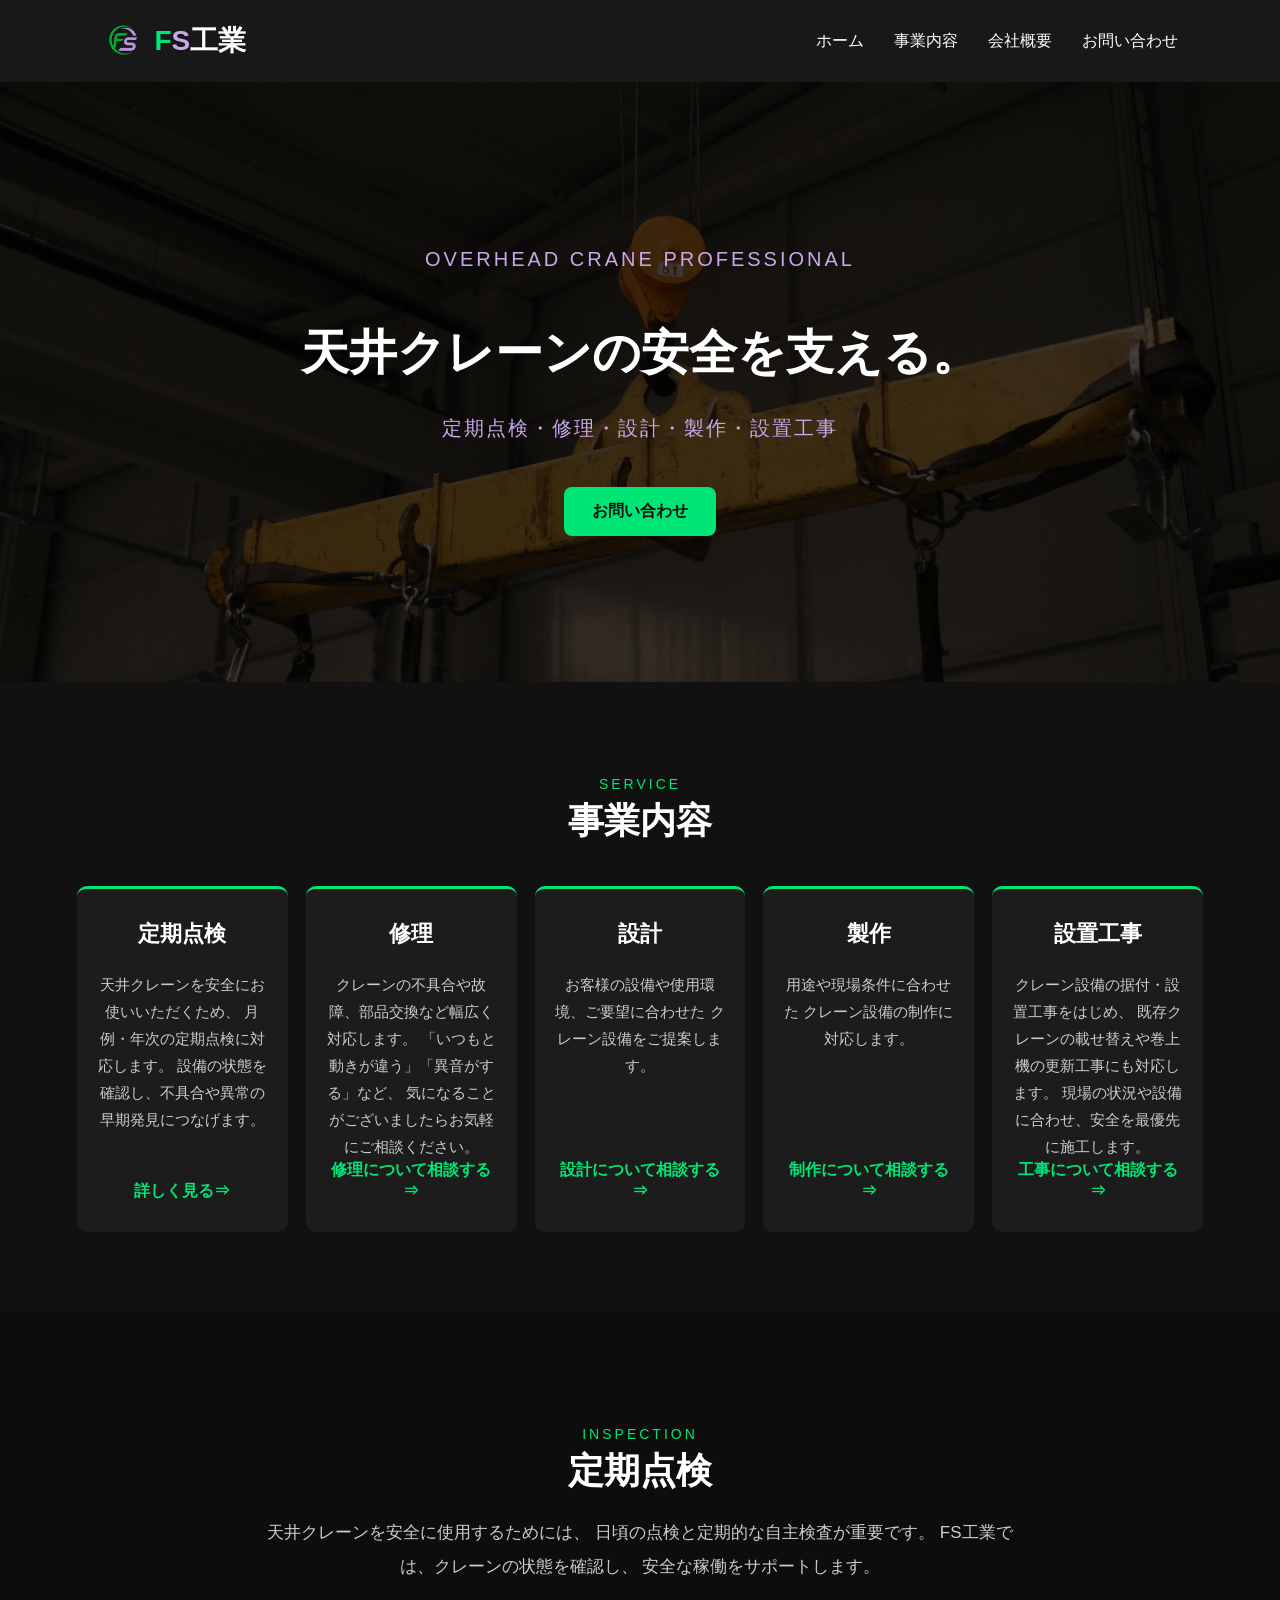
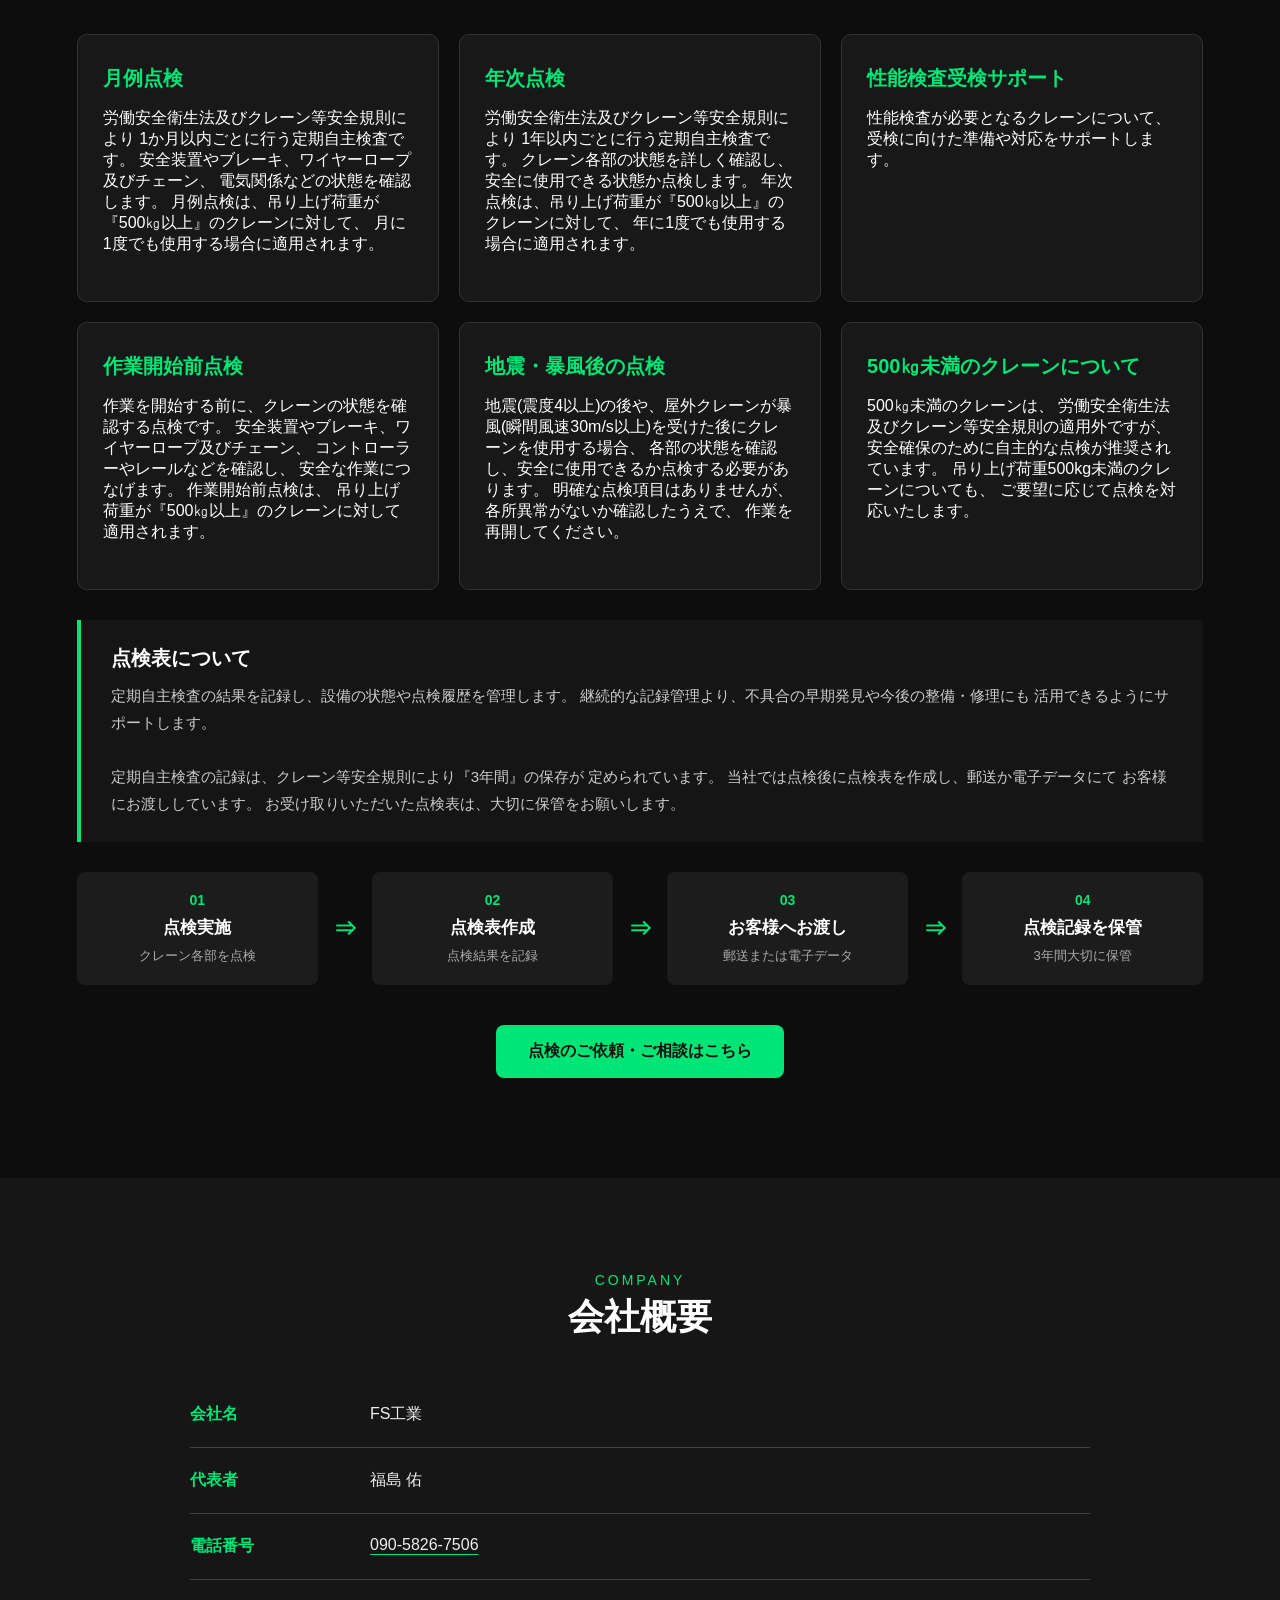
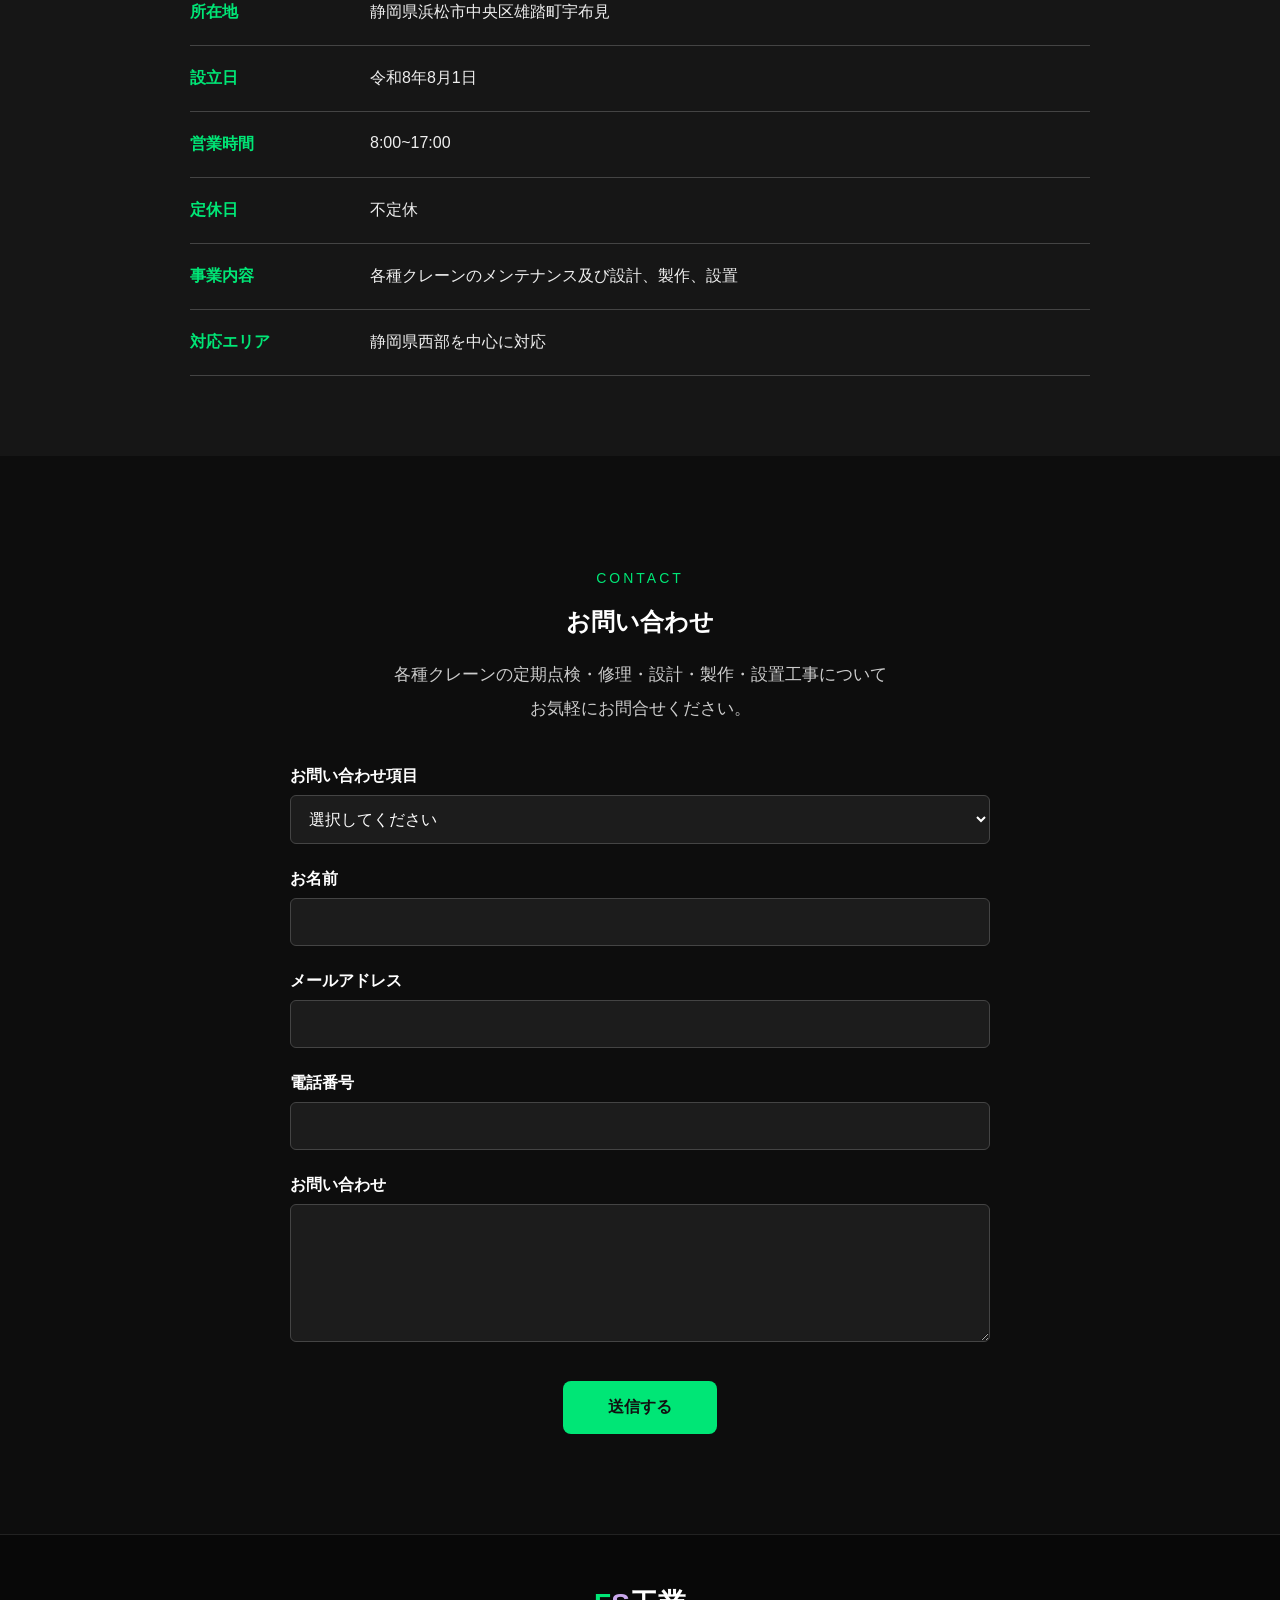
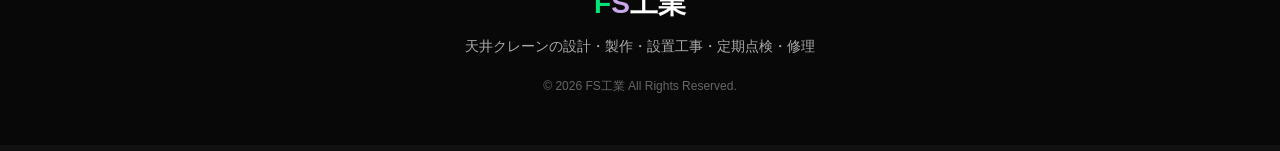
<file: index.html>
<!DOCTYPE html>
<html lang="ja">
<head>
    <meta charset="UTF-8">
    <meta name="viewport" content="width=device-width,initial-scale=1.0">
    <title>FS工業｜静岡県西部の天井クレーン点検・修理・設置工事</title>
    <meta
        name="description"
        content="FS工業は静岡県西部を中心に、天井クレーンの定期点検・修理・設置工事・設計・製作に対応しています。クレーンに関するお困りごとはお気軽にご相談ください。"
    >
    <meta property="og:title" content="FS工業｜静岡県西部の天井クレーン点検・修理・設置工事">
    <meta property="og:description" content="FS工業は静岡県西部を中心に、天井クレーンの定期点検・修理・設置工事に対応しています。クレーンに関するお困りごとはお気軽にご相談ください。">
    <meta property="og:type" content="website">
    <script type="application/ld+json">
        {
            "@context": "https://schema.org",
            "@type": "WebSite",
            "name": "FS工業",
            "url": "https://r-chii-lab.github.io/fs-kogyo/"
        }
    </script>
    <meta property="og:url" content="https://r-chii-lab.github.io/fs-kogyo/">
    <meta property="og:site_name" content="FS工業">
    <meta property="og:image" content="https://r-chii-lab.github.io/fs-kogyo/images/fs-logo-transparent.png">
    <meta name="robots" content="index, follow">
    <link rel="canonical" href="https://r-chii-lab.github.io/fs-kogyo/">
    <link rel="icon" type="image/png" sizes="32x32" href="./images/favicon-32x32.png">
    <link rel="stylesheet" href="style.css">
</head>
<body>
    <header>
        <a href="#home" class="header-logo">
            <img src="images/fs-logo-transparent.png" alt="FS工業 ロゴ">

            <span class="company-name">
                <span class="f-color">F</span><span class="s-color">S</span>工業
            </span>
        </a>

        <button class="menu-button" aria-label="メニューを開く">
            ☰
        </button>

        <nav>
            <a href="#home">ホーム</a>
            <a href="#business">事業内容</a>
            <a href="#company">会社概要</a>
            <a href="#contact">お問い合わせ</a>
        </nav>
    </header>

    <main>
        <section class="hero" id="home">
            <p class="hero-subtitle">OVERHEAD CRANE PROFESSIONAL</p>
            <h2>天井クレーンの安全を支える。</h2>
            <p class="services">定期点検・修理・設計・製作・設置工事</p>

            <a href="#contact" class="contact-button">お問い合わせ</a>
        </section>
        <section class="business" id="business">
            <p class="section-subtitle">SERVICE</p>
            <h2>事業内容</h2>

            <div class="business-list">

    <div class="business-card">
        <h3>定期点検</h3>
        <p>
            天井クレーンを安全にお使いいただくため、
            月例・年次の定期点検に対応します。
            設備の状態を確認し、不具合や異常の早期発見につなげます。
        </p>

        <a href="#inspection" class="card-link">
            詳しく見る⇒
        </a>
    </div>

    <div class="business-card">
        <h3>修理</h3>
        <p>
            クレーンの不具合や故障、部品交換など幅広く対応します。
            「いつもと動きが違う」「異音がする」など、
            気になることがございましたらお気軽にご相談ください。
        </p>

        <a href="#contact" class="card-link inquiry-link" data-inquiry="修理">
            修理について相談する⇒
        </a>
    </div>

    <div class="business-card">
        <h3>設計</h3>
        <p>
            お客様の設備や使用環境、ご要望に合わせた
            クレーン設備をご提案します。
        </p>
        <a href="#contact" class="card-link inquiry-link" data-inquiry="設計・製作">
            設計について相談する⇒
        </a>
    </div>

    <div class="business-card">
        <h3>製作</h3>
        <p>
            用途や現場条件に合わせた
            クレーン設備の制作に対応します。
        </p>
        <a href="#contact" class="card-link inquiry-link" data-inquiry="設計・製作">
            制作について相談する⇒
        </a>
    </div>

    <div class="business-card">
        <h3>設置工事</h3>
        <p>
            クレーン設備の据付・設置工事をはじめ、
            既存クレーンの載せ替えや巻上機の更新工事にも対応します。
            現場の状況や設備に合わせ、安全を最優先に施工します。
        </p>

        <a href="#contact" class="card-link inquiry-link" data-inquiry="設置工事">
            工事について相談する⇒
        </a>
    </div>

        </section>
        <!---定期点検-->
        <section class="inspection" id="inspection">

            <p class="section-subtitle">INSPECTION</p>
            <h2>定期点検</h2>

            <p class="inspection-intro">
                天井クレーンを安全に使用するためには、
                日頃の点検と定期的な自主検査が重要です。
                FS工業では、クレーンの状態を確認し、
                安全な稼働をサポートします。
            </p>

            <div class="inspection-list">
                <div class="inspection-card">
                    <h3>月例点検</h3>
                    <p>
                        労働安全衛生法及びクレーン等安全規則により
                        1か月以内ごとに行う定期自主検査です。
                        安全装置やブレーキ、ワイヤーロープ及びチェーン、
                        電気関係などの状態を確認します。
                        月例点検は、吊り上げ荷重が『500㎏以上』のクレーンに対して、
                        月に1度でも使用する場合に適用されます。
                    </p>
                </div>

                <div class="inspection-card">
                    <h3>年次点検</h3>
                    <p>
                        労働安全衛生法及びクレーン等安全規則により
                        1年以内ごとに行う定期自主検査です。
                        クレーン各部の状態を詳しく確認し、
                        安全に使用できる状態か点検します。
                        年次点検は、吊り上げ荷重が『500㎏以上』のクレーンに対して、
                        年に1度でも使用する場合に適用されます。
                    </p>
                </div>

                <div class="inspection-card">
                    <h3>性能検査受検サポート</h3>
                    <p>
                        性能検査が必要となるクレーンについて、
                        受検に向けた準備や対応をサポートします。
                    </p>
                </div>

                <div class="inspection-card">
                    <h3>作業開始前点検</h3>
                    <p>
                        作業を開始する前に、クレーンの状態を確認する点検です。
                        安全装置やブレーキ、ワイヤーロープ及びチェーン、
                        コントローラーやレールなどを確認し、
                        安全な作業につなげます。
                        作業開始前点検は、
                        吊り上げ荷重が『500㎏以上』のクレーンに対して適用されます。
                    </p>
                </div>

                <div class="inspection-card">
                    <h3>地震・暴風後の点検</h3>
                    <p>
                        地震(震度4以上)の後や、屋外クレーンが暴風(瞬間風速30m/s以上)を受けた後にクレーンを使用する場合、
                        各部の状態を確認し、安全に使用できるか点検する必要があります。
                        明確な点検項目はありませんが、各所異常がないか確認したうえで、
                        作業を再開してください。
                    </p>
                </div>

                <div class="inspection-card">
                    <h3>500㎏未満のクレーンについて</h3>
                    <p>
                        500㎏未満のクレーンは、
                        労働安全衛生法及びクレーン等安全規則の適用外ですが、
                        安全確保のために自主的な点検が推奨されています。
                        吊り上げ荷重500kg未満のクレーンについても、
                        ご要望に応じて点検を対応いたします。
                    </p>
                </div>
            </div>
            <div class="inspection-record">
                <h3>点検表について</h3>

                <p>
                    定期自主検査の結果を記録し、設備の状態や点検履歴を管理します。
                    継続的な記録管理より、不具合の早期発見や今後の整備・修理にも
                    活用できるようにサポートします。
                    <br><br>
                    定期自主検査の記録は、クレーン等安全規則により『3年間』の保存が
                    定められています。
                    当社では点検後に点検表を作成し、郵送か電子データにて
                    お客様にお渡ししています。
                    お受け取りいただいた点検表は、大切に保管をお願いします。
                </p>
            </div>
            <div class="record-flow">

                <div class="flow-item">
                    <span>01</span>
                    <strong>点検実施</strong>
                    <p>クレーン各部を点検</p>
                </div>

                <div class="flow-arrow">⇒</div>

                <div class="flow-item">
                    <span>02</span>
                    <strong>点検表作成</strong>
                    <p>点検結果を記録</p>
                </div>

                <div class="flow-arrow">⇒</div>

                <div class="flow-item">
                    <span>03</span>
                    <strong>お客様へお渡し</strong>
                    <p>郵送または電子データ</p>
                </div>

                <div class="flow-arrow">⇒</div>

                <div class="flow-item">
                    <span>04</span>
                    <strong>点検記録を保管</strong>
                    <p>3年間大切に保管</p>
                </div>
            </div>
            <a href="#contact" class="inspection-contact-button inquiry-link" data-inquiry="定期点検">
                点検のご依頼・ご相談はこちら
            </a>
        </section>
        <!---会社概要-->
        <section class="company" id="company">
            <p class="section-subtitle">COMPANY</p>
            <h2>会社概要</h2>

            <div class="company-info">
                
                <div class="company-row">
                    <span>会社名</span>
                    <p>FS工業</p>
                </div>

                <div class="company-row">
                    <span>代表者</span>
                    <p>福島 佑</p>
                </div>

                <div class="company-row">
                    <span>電話番号</span>
                    <p>
                        <a href="tel:09058267506" class="phone-link">
                            090-5826-7506
                        </a>
                    </p>
                </div>

                <div class="company-row">
                    <span>所在地</span>
                    <p>静岡県浜松市中央区雄踏町宇布見</p>
                </div>

                <div class="company-row">
                    <span>設立日</span>
                    <p>令和8年8月1日</p>
                </div>

                <div class="company-row">
                    <span>営業時間</span>
                    <p>8:00~17:00</p>
                </div>

                <div class="company-row">
                    <span>定休日</span>
                    <p>不定休</p>
                </div>

                <div class="company-row">
                    <span>事業内容</span>
                    <p>各種クレーンのメンテナンス及び設計、製作、設置</p>
                </div>

                <div class="company-row">
                    <span>対応エリア</span>
                    <p>静岡県西部を中心に対応</p>
                </div>
            </div>
        </section>
        <!---お問い合わせ-->
        <section class="contact" id="contact">

            <p class="section-subtitle">CONTACT</p>
            <h2>お問い合わせ</h2>

            <p class="contact-text">
                各種クレーンの定期点検・修理・設計・製作・設置工事について<br>
                お気軽にお問合せください。
            </p>
            
            <form
                class="contact-form"
                action="https://formspree.io/f/mgawllgj"
                method="POST"
            >

                <div class="form-group">
                    <label for="inquiry-type">お問い合わせ項目</label>
                

                    <select id="inquiry-type" name="inquiry-type"required>
                        <option value="">選択してください</option>
                        <option value="定期点検">定期点検について</option>
                        <option value="修理">修理について</option>
                        <option value="設置工事">設置・更新工事について</option>
                        <option value="設計・製作">設計・製作について</option>
                        <option value="その他">その他</option>
                    </select>
                </div>
                <div class="form-group">
                    <label for="name">お名前</label>
                    <input type="text" id="name" name="name" required>
                </div>

                <div class="form-group">
                    <label for="email">メールアドレス</label>
                    <input type="email" id="email" name="email" required>
                </div>

                <div class="form-group">
                    <label for="tel">電話番号</label>
                    <input type="tel" id="tel" name="tel">
                </div>

                <div class="form-group">
                    <label for="message">お問い合わせ</label>
                    <textarea id="message" name="message" rows="6" required></textarea>
                </div>

                <button type="submit" class="submit-button">
                    送信する
                </button>
            </form>
        </section>
        <footer>
            <div class="footer-logo">
                <span class="f-color">F</span><span class="s-color">S</span>工業
            </div>

            <p>天井クレーンの設計・製作・設置工事・定期点検・修理</p>

            <small>&copy; 2026 FS工業 All Rights Reserved.</small>
        </footer>
    </main>
    <script>
        const menuButton = document.querySelector(".menu-button");
        const nav = document.querySelector("nav");
        const navLinks = document.querySelectorAll("nav a");

        menuButton.addEventListener("click",function(){
            nav.classList.toggle("open");
        });

        navLinks.forEach(function(link){
            link.addEventListener("click",function(){
                nav.classList.remove("open");
            });
        });
    </script>
    <script>
        const inquiryLinks = document.querySelectorAll(".inquiry-link");
        const inquirySelect = document.getElementById("inquiry-type");

        inquiryLinks.forEach(function(link) {
            link.addEventListener("click",function() {
                const inquiryType = link.dataset.inquiry;
                inquirySelect.value = inquiryType;
            });
        });
    </script>
</body>    
</htnl>
</file>
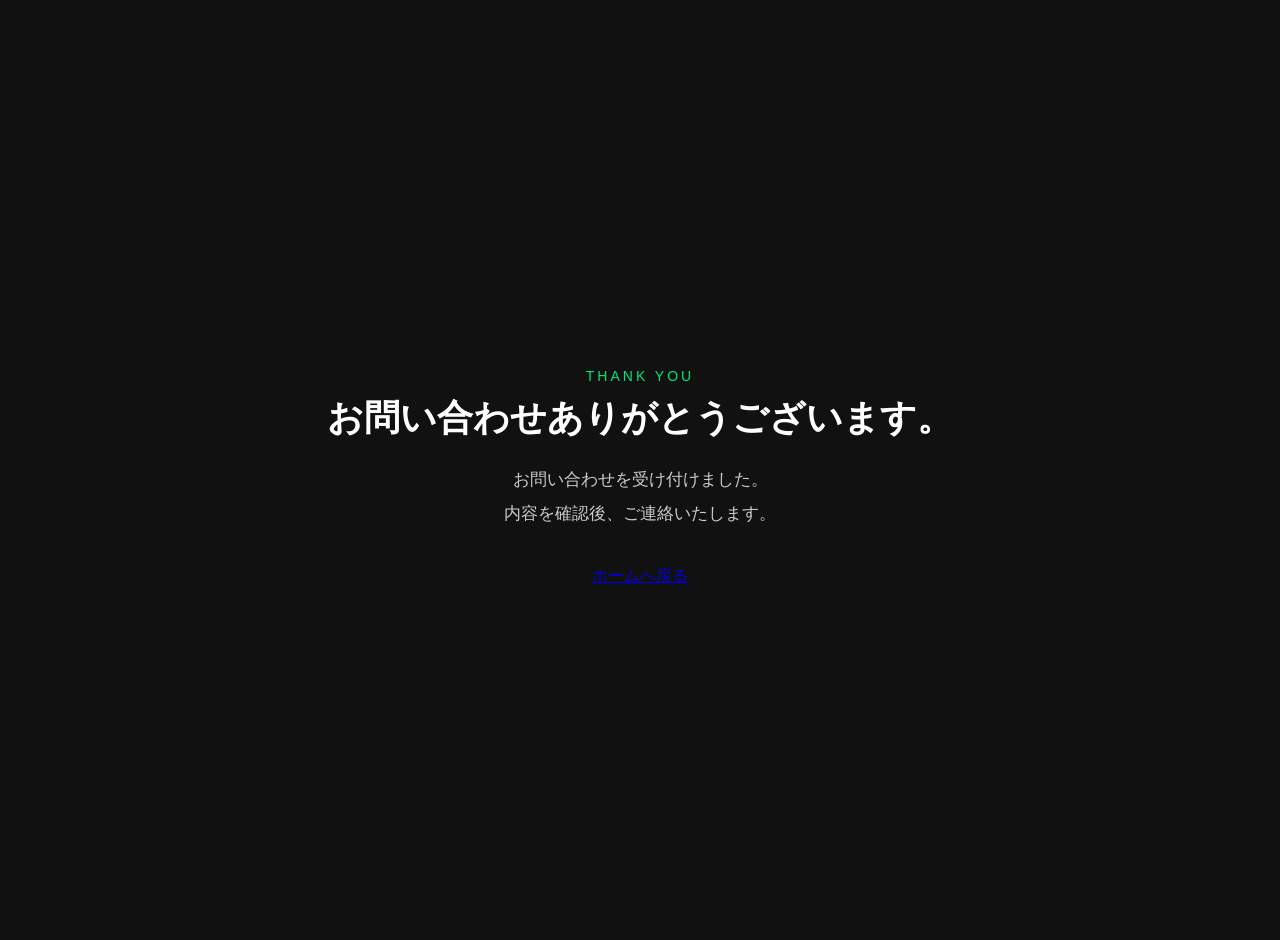
<file: thanks.html>
<!DOCTYPE html>
<html lang="ja">
    <head>
        <meta charset="UTF-8">
        <meta name="viewport" content="width=device-width,initial-scale=1.0">

        <title>お問い合わせありがとうございます！FS工業</title>

        <link rel="stylesheet" href="style.css">
    </head>

    <body>
        <main class="thanks">
            <div class="thanks-content">

                <p class="section-subtitle">THANK YOU</p>

                <h1>お問い合わせありがとうございます。</h1>

                <p>
                    お問い合わせを受け付けました。<br>
                    内容を確認後、ご連絡いたします。
                </p>

                <a href="index.html" class="thanks-button">
                    ホームへ戻る
                </a>
                
            </div>
        </main>
    </body>
</html>
</file>
<file: style.css>
html {
    scroll-behavior: smooth;
}

/* ページ全体 */
body {
    margin: 0;
    background-color: #111111;
    color: white;
    font-family: Arial, sans-serif;
}

/* 上のメニュー部分 */
header {
    display: flex;
    justify-content: space-between;
    align-items: center;
    padding: 20px 8%;
    background-color: #181818;
    position: sticky;
    top: 0;
    z-index: 1000;
}

section {
    scroll-margin-top: 90px;
}

/*FS工業*/
.header-logo {
    display: flex;
    align-items: center;
    gap: 10px;
    text-decoration: none;
    color: white;
}

.header-logo img {
    width: 42px;
    height: 42px;
    object-fit: contain;
}

.company-name {
    font-size: 28px;
    font-weight: bold;
}

header h1 {
    margin: 0;
    font-size: 32px;
}

/*メニュー*/
nav {
    display: flex;
    gap: 30px;
}

nav a {
    color: white;
    text-decoration: none;
    font-size: 16px;
}

/*最初に見える大きな部分*/
.hero {
    min-height: 600px;
    display: flex;
    flex-direction: column;
    justify-content: center;
    align-items: center;
    text-align: center;

    background-image: 
        linear-gradient(rgba(0,0,0,0.75),rgba(0,0,0,0.75)),
        url("images/hero.jpg");

    background-size: cover;
    background-position: center;
    background-repeat: no-repeat;
}

.hero h2 {
    font-size: 48px;
    margin-bottom: 10px;
}

.hero p {
    font-size: 20px;
    color: #c9a7eb;
}

.f-color {
    color: #00e676;
}

.s-color {
    color: #c9a7eb;
}

.contact-button {
    margin-top: 25px;
    padding: 14px 28px;
    background-color: #00e676;
    color: #111111;
    text-decoration: none;
    font-weight: bold;
    border-radius: 8px;
}

.contact-button:hover {
    opacity: 0.8;
}

.hero-subtitle {
    color: #003676;
    font-size: 14px;
    letter-spacing: 3px;
    margin-bottom: 10px;
}

.services {
    color: white;
    font-size: 20px;
    letter-spacing: 2px;
}

/*事業内容*/
.business {
    padding: 80px 6%;
    text-align: center;
    background-color: #111111;
}

.section-subtitle {
    color: #00e676;
    font-size: 14px;
    letter-spacing: 3px;
    margin-bottom: 5px;
}

.business > h2 {
    font-size: 36px;
    margin-top: 0;
    margin-bottom: 40px;
}

/*5つのカード*/
.business-list {
    display: grid;
    grid-template-columns: repeat(5,1fr);
    gap: 18px;
}

.business-card {
    background-color: #1c1c1c;
    padding: 30px 20px;
    border-radius: 10px;
    border-top: 3px solid #00e676;
    transition: 0.3s;
}

.business-card {
    display: flex;
    flex-direction: column;
}

.business-card .card-link,
.business-card .service-link {
    margin-top: auto;
}

.business-card h3 {
    font-size: 22px;
    margin-top: 0;
    color: white;
}

.business-card p {
    color: #cccccc;
    font-size: 15px;
    line-height: 1.8;
}



.service-card {
    display: flex;
    flex-direction: column;
}

.service-link {
    margin-top: auto;
}

/*マウス乗せたとき*/
.business-card:hover {
    transform: translateY(-8px);
}

/*会社概要*/
.company {
    padding: 80px 6%;
    background-color: #161616;
    text-align: center;
}

.company > h2 {
    font-size: 36px;
    margin-top: 0;
    margin-bottom: 40px;
}

.company-info {
    max-width: 900px;
    margin: 0 auto;
    text-align: left;
}

.company-row {
    display: grid;
    grid-template-columns: 180px 1fr;
    padding: 22px 0;
    border-bottom: 1px solid #444;
}

.company-row span {
    color: #00e676;
    font-weight: bold;
}

.company-row p {
    margin: 0;
    color: #eeeeee;
}

/*お問い合わせ*/
.contact {
    padding: 100px 20px;
    background-color: #0d0d0d;
    text-align: center;
}

.contact-text {
    color: #cccccc;
    font-size: 17px;
    line-height: 2;
    margin-bottom: 35px;
}

.contact .contact-button {
    display: inline-block;
    padding: 16px 35px;
    background-color: #00e676;
    color: #111111;
    text-decoration: none;
    font-weight: bold;
    border-radius: 8px;
    transition: 0.3s;
}

.contact .contact-button:hover {
    transform: translateY(-3px);
    opacity: 0.85;
}

/*メニューボタン*/
.menu-button {
    display: none;
    background: none;
    border: none;
    color: white;
    font-size: 30px;
    cursor: pointer;
}

/*お問い合わせフォーム*/
.contact-form {
    max-width: 700px;
    margin: 40px auto 0;
    text-align: left;
}

.form-group {
    margin-bottom: 25px;
}

.form-group label {
    display: block;
    margin-bottom: 8px;
    color: white;
    font-weight: bold;
}

.form-group input,
.form-group select,
.form-group textarea {
    width: 100%;
    box-sizing: border-box;
    padding: 14px;
    background-color: #1c1c1c;
    color: white;
    border: 1px solid #444444;
    border-radius: 6px;
    font-size: 16px;
}

.form-group input:focus,
.form-group select:focus,
.form-group textarea:focus {
    outline: none;
    border-color: #00e676;
}

.form-group textarea {
    resize: vertical;
}

.submit-button {
    display: block;
    margin: 35px auto 0;
    padding: 16px 45px;
    background-color: #00e676;
    color: #111111;
    border: none;
    border-radius: 8px;
    font-size: 16px;
    font-weight: bold;
    cursor: pointer;
    transition: 0.3s;
}

.submit-button:hover {
    transform: translateY(-3px);
    opacity: 0.85;
}

.form-group select {
    width: 100%;
    box-sizing: border-box;
    padding: 14px;
    background-color: #1c1c1c;
    color: #ffffff;
    border: 1px solid #444444;
    border-radius: 6px;
    font-size: 16px;
    cursor: pointer;
}

.form-group select:focus {
    outline: none;
    border-color: #00e676;
}

/*フッター*/
footer {
    padding: 50px 20px;
    background-color: #080808;
    text-align: center;
    border-top: 1px solid #222222;
}

.footer-logo {
    font-size: 28px;
    font-weight: bold;
    margin-bottom: 15px;
}

footer p {
    color: #aaaaaa;
    font-size: 14px;
    margin-bottom: 20px;
}

footer small {
    color: #666666;
    font-size: 12px;
}

/*送信完了ページ*/
.thanks {
    min-height: 100vh;
    display: flex;
    justify-content: center;
    align-items: center;
    padding: 20px;
    background-color: #111111;
    text-align: center;
}

.thanks-content {
    max-width: 700px;
}

.thanks-content h1 {
    font-size: 36px;
    margin: 10px 0 20px;
}

.thanks-content > p:not(.section-subtitle) {
    color: #cccccc;
    font-size: 17px;
    line-height: 2;
    margin-bottom: 35px;
}

.thanks-buttom {
    display: inline-block;
    padding: 16px 35px;
    background-color: #00e676;
    color: #111111;
    text-decoration: none;
    font-weight: bold;
    border-radius: 8px;
    transition: 0.3s;
}

.thanks-buttom:hover {
    transform: translateY(-0.3px);
    opacity: 0.85;
}

/*定期点検*/
.inspection {
    padding: 100px 6%;
    background-color: #0d0d0d;
    text-align: center;
}

.inspection > h2 {
    font-size: 36px;
    margin-top: 0;
    margin-bottom: 20px;
}

.inspection-intro {
    max-width: 750px;
    margin: 0 auto 50px;
    color: #cccccc;
    font-size: 17px;
    line-height: 2;
}

.inspection-list {
    max-width: 1200px;
    margin: 0 auto;
    display: grid;
    grid-template-columns: repeat(3,1fr);
    gap: 20px;
}

.inspection-card {
    background-color: #181818;
    padding: 30px 25px;
    border-radius: 10px;
    border: 1px solid #333333;
    text-align: left;
    transition: 0.3s;
}

.inspection-card h3 {
    color: #00e676;
    font-size: 20px;
    margin-top: 0;
    margin-bottom: 15px;
}

.business-card p {
    color: #cccccc;
    font-size: 15px;
    line-height: 1.8;
    margin: 0;
}

.inspection-card:hover {
    transform: translateY(-5px);
    border-color: #00e676;
}

.card-link {
    display: inline-block;
    margin-top: 15px;
    color: #00e676;
    text-decoration: none;
    font-weight: bold;
    transition: 0.3s;
}

.card-link:hover {
    transform: translateX(-5px);
}

.inspection-contact-button {
    display: inline-block;
    margin-top: 40px;
    padding: 16px 32px;
    background-color: #00e676;
    color: #111111;
    text-decoration: none;
    font-weight: bold;
    border-radius: 8px;
    transition: 0.3s;
}

.inspection-contact-button:hover {
    transform: translateY(-3px);
    opacity: 0.85;
}

.inspection-record {
    max-width: 1200px;
    margin: 30px auto 0;
    padding: 25px 30px;
    background-color: #151515;
    border-left: 4px solid #00e676;
    text-align: left;
}

.inspection-record h3 {
    margin: 0 0 10px;
    color: white;
    font-size: 20px;
}

.inspection-record p {
    margin: 0;
    color: #cccccc;
    line-height: 1.8;
    font-size: 15px;
}

.record-flow {
    display: flex;
    align-items: center;
    justify-content: center;
    gap: 15px;
    margin-top: 30px;
}

.flow-item {
    flex: 1;
    text-align: center;
    padding: 20px 10px;
    background-color: #1c1c1c;
    border-radius: 8px;
}

.flow-item span {
    display: block;
    color: #00e676;
    font-size: 14px;
    font-weight: bold;
    margin-bottom: 8px;
}

.flow-item strong {
    display: block;
    color: #ffffff;
    font-size: 17px;
    margin-bottom: 8px;
}

.flow-item p {
    color: #aaaaaa;
    font-size: 13px;
    margin: 0;
}

.flow-arrow {
    color: #00e676;
    font-size: 24px;
    font-weight: bold;
}

.phone-link {
    color: inherit;
    text-decoration: underline;
    text-decoration-color: #00e676;
    text-underline-offset: 4px;
}

.phone-link:hover {
    color: #00e676;
}

/*スマホ表示*/
@media (max-width: 768px) {
    header {
        flex-direction: row;
        gap: 0;
        align-items: center;
        justify-content: space-between;
        flex-wrap: wrap;
    }

    .header-logo {
        flex-shrink: 0;
    }

    .company-name {
        white-space: nowrap;
    }

    .menu-button {
        margin-left: auto;
    }

    nav {
        display: none;
        width: 100%;
        flex-direction: column;
        align-items: center;
        flex-basis: 100%;
        gap: 0;
    }

    nav.open {
        display: flex;
    }

    nav a {
        width: 100%;
        padding: 15px 0;
        text-align: center;
        border-top: 1px solid #333333;
    }

    .hero {
        min-height: 500px;
        padding: 0 20px;
    }

    .hero h2 {
        font-size: 34px;
    }

    .services {
        font-size: 16px;
        line-height: 1.8;
    }

    .business-list {
        grid-template-columns: 1fr;
    }

    .business {
        padding: 60px 20px;
    }

    .company {
        padding: 60px 20px;
    }

    .company-row {
        grid-template-columns: 1fr;
        gap: 8px;
    }

    .contact {
        padding: 70px 20px;
    }

    .contact > h2 {
        font-size: 30px;
    }

    .contact-text {
        font-size: 15px;
    }

    .contact-text br {
        display: none;
    }

    .menu-button {
        display: block;
    }

    footer {
        padding: 40px 20px;
    }

    footer p {
        line-height: 1.8;
    }

    .thanks-content h1 {
        font-size: 28px;
    }

    .thanks-content > p:not(.section-subtitle) {
        font-size: 15px;
    }

    .inspection {
        padding: 70px 20px;
    }

    .inspection > h2 {
        font-size: 30px;
    }

    .inspection-intro {
        font-size: 15px;
        margin-bottom: 35px;
    }

    .inspection-list {
        grid-template-columns: 1fr;
    }

    .inspection-card {
        padding: 25px 20px;
    }

    .record-flow {
        flex-direction: column;
        gap: 10px;
    }

    .flow-item {
        width: 100%;
    }

    .flow-arrow {
        transform: rotate(90deg);
    }
}
</file>
